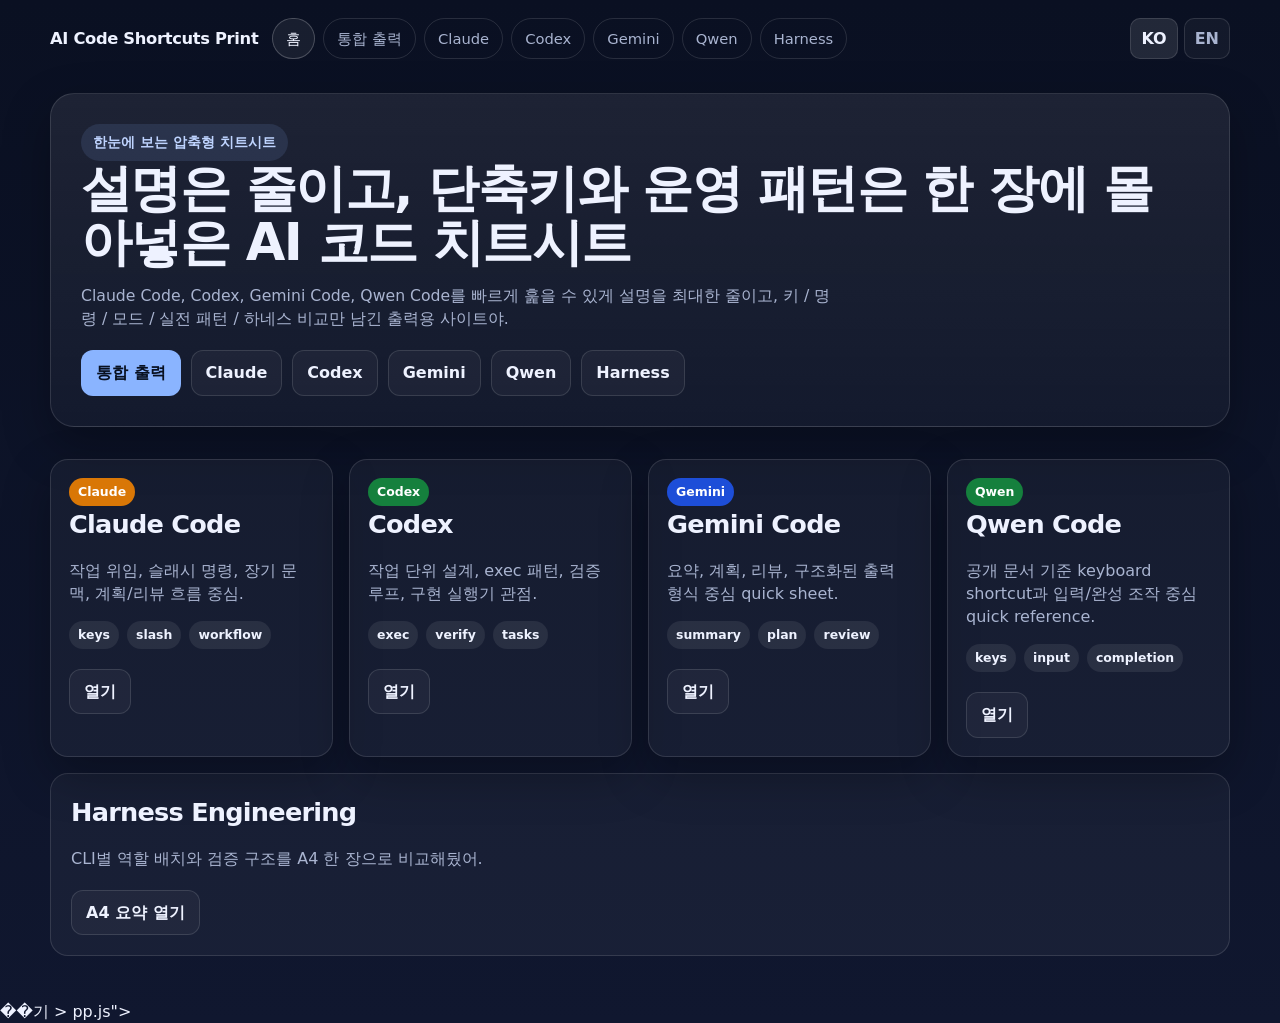
<file: index.html>
<!doctype html>
<html lang="ko" data-lang="ko">
  <head>
    <meta charset="UTF-8" />
    <meta name="viewport" content="width=device-width, initial-scale=1.0" />
    <title>AI Code Shortcuts Print</title>
    <meta name="description" content="Claude Code, Codex, Gemini Code, Qwen Code를 한눈에 훑을 수 있는 A4 출력용 치트시트 사이트." />
    <link rel="stylesheet" href="./assets/styles.css" />
  </head>
  <body>
    <header class="site-header container">
      <div class="topbar">
        <a class="brand" href="./index.html">AI Code Shortcuts Print</a>
        <nav class="nav">
          <a class="active" href="./index.html" data-ko="홈" data-en="Home">홈</a>
          <a href="./combined.html" data-ko="통합 출력" data-en="Print Pack">통합 출력</a>
          <a href="./claude-code.html">Claude</a>
          <a href="./codex.html">Codex</a>
          <a href="./gemini-code.html">Gemini</a>
          <a href="./qwen-code.html">Qwen</a>
          <a href="./harness-engineering.html">Harness</a>
        </nav>
        <div class="lang-switch">
          <button class="lang-button active" data-lang="ko" aria-pressed="true">KO</button>
          <button class="lang-button" data-lang="en" aria-pressed="false">EN</button>
        </div>
      </div>
    </header>

    <main>
      <section class="hero container">
        <div class="hero-card">
          <span class="eyebrow" data-ko="한눈에 보는 압축형 치트시트" data-en="Dense one-page cheat sheets">한눈에 보는 압축형 치트시트</span>
          <h1 data-ko="설명은 줄이고, 단축키와 운영 패턴은 한 장에 몰아넣은 AI 코드 치트시트" data-en="AI coding cheat sheets that compress shortcuts and workflow patterns into one page">설명은 줄이고, 단축키와 운영 패턴은 한 장에 몰아넣은 AI 코드 치트시트</h1>
          <p class="lead" data-ko="Claude Code, Codex, Gemini Code, Qwen Code를 빠르게 훑을 수 있게 설명을 최대한 줄이고, 키 / 명령 / 모드 / 실전 패턴 / 하네스 비교만 남긴 출력용 사이트야." data-en="A printable site for Claude Code, Codex, Gemini Code, and Qwen Code with reduced explanation and dense focus on keys, commands, modes, working patterns, and harness comparisons.">Claude Code, Codex, Gemini Code, Qwen Code를 빠르게 훑을 수 있게 설명을 최대한 줄이고, 키 / 명령 / 모드 / 실전 패턴 / 하네스 비교만 남긴 출력용 사이트야.</p>
          <div class="actions">
            <a class="button primary" href="./combined.html" data-ko="통합 출력" data-en="Print Pack">통합 출력</a>
            <a class="button secondary" href="./claude-code.html">Claude</a>
            <a class="button secondary" href="./codex.html">Codex</a>
            <a class="button secondary" href="./gemini-code.html">Gemini</a>
            <a class="button secondary" href="./qwen-code.html">Qwen</a>
            <a class="button secondary" href="./harness-engineering.html">Harness</a>
          </div>
        </div>
      </section>

      <section class="sections container">
        <div class="grid grid-4">
          <article class="tool-card">
            <span class="tool-chip claude">Claude</span>
            <h2>Claude Code</h2>
            <p data-ko="작업 위임, 슬래시 명령, 장기 문맥, 계획/리뷰 흐름 중심." data-en="Best for task delegation, slash commands, long context, and planning/review flow.">작업 위임, 슬래시 명령, 장기 문맥, 계획/리뷰 흐름 중심.</p>
            <div class="badge-row"><span class="badge">keys</span><span class="badge">slash</span><span class="badge">workflow</span></div>
            <div class="actions"><a class="button secondary" href="./claude-code.html" data-ko="열기" data-en="Open">열기</a></div>
          </article>
          <article class="tool-card">
            <span class="tool-chip codex">Codex</span>
            <h2>Codex</h2>
            <p data-ko="작업 단위 설계, exec 패턴, 검증 루프, 구현 실행기 관점." data-en="Focused on task framing, exec patterns, validation loops, and implementation execution.">작업 단위 설계, exec 패턴, 검증 루프, 구현 실행기 관점.</p>
            <div class="badge-row"><span class="badge">exec</span><span class="badge">verify</span><span class="badge">tasks</span></div>
            <div class="actions"><a class="button secondary" href="./codex.html" data-ko="열기" data-en="Open">열기</a></div>
          </article>
          <article class="tool-card">
            <span class="tool-chip gemini">Gemini</span>
            <h2>Gemini Code</h2>
            <p data-ko="요약, 계획, 리뷰, 구조화된 출력 형식 중심 quick sheet." data-en="A quick sheet focused on summary, planning, review, and structured output.">요약, 계획, 리뷰, 구조화된 출력 형식 중심 quick sheet.</p>
            <div class="badge-row"><span class="badge">summary</span><span class="badge">plan</span><span class="badge">review</span></div>
            <div class="actions"><a class="button secondary" href="./gemini-code.html" data-ko="열기" data-en="Open">열기</a></div>
          </article>
          <article class="tool-card">
            <span class="tool-chip codex">Qwen</span>
            <h2>Qwen Code</h2>
            <p data-ko="공개 문서 기준 keyboard shortcut과 입력/완성 조작 중심 quick reference." data-en="A quick reference based on public docs for keyboard shortcuts and input/completion flow.">공개 문서 기준 keyboard shortcut과 입력/완성 조작 중심 quick reference.</p>
            <div class="badge-row"><span class="badge">keys</span><span class="badge">input</span><span class="badge">completion</span></div>
            <div class="actions"><a class="button secondary" href="./qwen-code.html" data-ko="열기" data-en="Open">열기</a></div>
          </article>
        </div>

        <div class="section">
          <h2>Harness Engineering</h2>
          <p data-ko="CLI별 역할 배치와 검증 구조를 A4 한 장으로 비교해뒀어." data-en="A one-page A4 comparison of CLI roles and validation structure.">CLI별 역할 배치와 검증 구조를 A4 한 장으로 비교해뒀어.</p>
          <div class="actions"><a class="button secondary" href="./harness-engineering.html" data-ko="A4 요약 열기" data-en="Open A4 Summary">A4 요약 열기</a></div>
        </div>
      </section>
    </main>

    <script src="./assets/app.js"></script>
  </body>
</html>
��기</a></div>
        </div>
      </section>
    </main>

    <script src="./assets/app.js"></script>
  </body>
</html>
>
  </body>
</html>
pp.js"></script>
  </body>
</html>
</file>
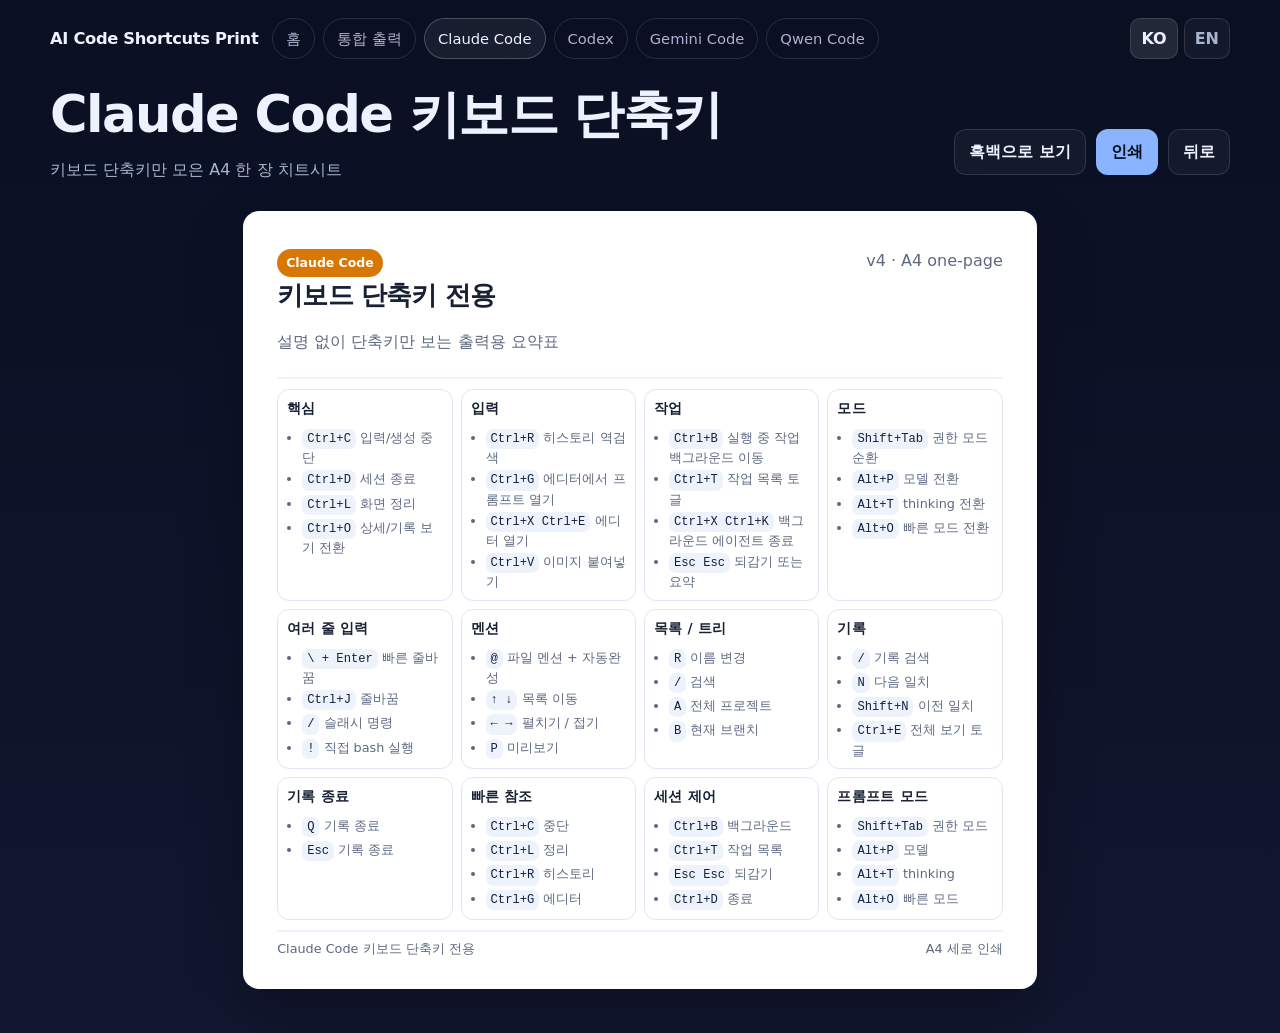
<file: claude-code.html>
<!doctype html>
<html lang="ko" data-lang="ko">
  <head><meta charset="UTF-8" /><meta name="viewport" content="width=device-width, initial-scale=1.0" /><title>Claude Code Keyboard Shortcuts</title><meta name="description" content="Claude Code 키보드 단축키만 A4 한 장으로 정리한 출력용 치트시트." /><link rel="stylesheet" href="./assets/styles.css" /></head>
  <body>
    <header class="site-header container screen-only"><div class="topbar"><a class="brand" href="./index.html">AI Code Shortcuts Print</a><nav class="nav"><a href="./index.html" data-ko="홈" data-en="Home">홈</a><a href="./combined.html" data-ko="통합 출력" data-en="Print Pack">통합 출력</a><a class="active" href="./claude-code.html">Claude Code</a><a href="./codex.html">Codex</a><a href="./gemini-code.html">Gemini Code</a><a href="./qwen-code.html">Qwen Code</a></nav><div class="lang-switch"><button class="lang-button active" data-lang="ko">KO</button><button class="lang-button" data-lang="en">EN</button></div></div></header>
    <main class="print-page-wrap container"><div class="print-toolbar screen-only"><div><h1 data-ko="Claude Code 키보드 단축키" data-en="Claude Code Keyboard Shortcuts">Claude Code 키보드 단축키</h1><p class="footer-note" data-ko="키보드 단축키만 모은 A4 한 장 치트시트" data-en="A one-page A4 cheat sheet focused only on keyboard shortcuts.">키보드 단축키만 모은 A4 한 장 치트시트</p></div><div class="toolbar-meta actions"><button class="button secondary" data-theme-toggle aria-pressed="false">흑백으로 보기</button><button class="button primary" data-print data-ko="인쇄" data-en="Print">인쇄</button><a class="button secondary" href="./index.html" data-ko="뒤로" data-en="Back">뒤로</a></div></div>
      <article class="print-page"><header class="page-header"><div><span class="tool-chip claude">Claude Code</span><h2 data-ko="키보드 단축키 전용" data-en="Keyboard Shortcuts Only">키보드 단축키 전용</h2><p data-ko="설명 없이 단축키만 보는 출력용 요약표" data-en="A print summary focused only on shortcuts.">설명 없이 단축키만 보는 출력용 요약표</p></div><div class="small-note">v4 · A4 one-page</div></header>
        <section class="cheat-grid">
          <section class="card"><h3 data-ko="핵심" data-en="Core">핵심</h3><ul><li><span class="mono">Ctrl+C</span> <span data-ko="입력/생성 중단" data-en="cancel input / generation">입력/생성 중단</span></li><li><span class="mono">Ctrl+D</span> <span data-ko="세션 종료" data-en="exit session">세션 종료</span></li><li><span class="mono">Ctrl+L</span> <span data-ko="화면 정리" data-en="clear screen">화면 정리</span></li><li><span class="mono">Ctrl+O</span> <span data-ko="상세/기록 보기 전환" data-en="toggle verbose / transcript">상세/기록 보기 전환</span></li></ul></section>
          <section class="card"><h3 data-ko="입력" data-en="Input">입력</h3><ul><li><span class="mono">Ctrl+R</span> <span data-ko="히스토리 역검색" data-en="reverse search history">히스토리 역검색</span></li><li><span class="mono">Ctrl+G</span> <span data-ko="에디터에서 프롬프트 열기" data-en="open prompt in editor">에디터에서 프롬프트 열기</span></li><li><span class="mono">Ctrl+X Ctrl+E</span> <span data-ko="에디터 열기" data-en="open in editor">에디터 열기</span></li><li><span class="mono">Ctrl+V</span> <span data-ko="이미지 붙여넣기" data-en="paste image">이미지 붙여넣기</span></li></ul></section>
          <section class="card"><h3 data-ko="작업" data-en="Tasks">작업</h3><ul><li><span class="mono">Ctrl+B</span> <span data-ko="실행 중 작업 백그라운드 이동" data-en="background running task">실행 중 작업 백그라운드 이동</span></li><li><span class="mono">Ctrl+T</span> <span data-ko="작업 목록 토글" data-en="toggle task list">작업 목록 토글</span></li><li><span class="mono">Ctrl+X Ctrl+K</span> <span data-ko="백그라운드 에이전트 종료" data-en="kill background agents">백그라운드 에이전트 종료</span></li><li><span class="mono">Esc Esc</span> <span data-ko="되감기 또는 요약" data-en="rewind or summarize">되감기 또는 요약</span></li></ul></section>
          <section class="card"><h3 data-ko="모드" data-en="Modes">모드</h3><ul><li><span class="mono">Shift+Tab</span> <span data-ko="권한 모드 순환" data-en="cycle permission modes">권한 모드 순환</span></li><li><span class="mono">Alt+P</span> <span data-ko="모델 전환" data-en="switch model">모델 전환</span></li><li><span class="mono">Alt+T</span> <span data-ko="thinking 전환" data-en="toggle thinking">thinking 전환</span></li><li><span class="mono">Alt+O</span> <span data-ko="빠른 모드 전환" data-en="toggle fast mode">빠른 모드 전환</span></li></ul></section>
          <section class="card"><h3 data-ko="여러 줄 입력" data-en="Multiline">여러 줄 입력</h3><ul><li><span class="mono">\ + Enter</span> <span data-ko="빠른 줄바꿈" data-en="newline (quick)">빠른 줄바꿈</span></li><li><span class="mono">Ctrl+J</span> <span data-ko="줄바꿈" data-en="newline">줄바꿈</span></li><li><span class="mono">/</span> <span data-ko="슬래시 명령" data-en="slash command">슬래시 명령</span></li><li><span class="mono">!</span> <span data-ko="직접 bash 실행" data-en="direct bash">직접 bash 실행</span></li></ul></section>
          <section class="card"><h3 data-ko="멘션" data-en="Mentions">멘션</h3><ul><li><span class="mono">@</span> <span data-ko="파일 멘션 + 자동완성" data-en="file mention + autocomplete">파일 멘션 + 자동완성</span></li><li><span class="mono">↑ ↓</span> <span data-ko="목록 이동" data-en="navigate list">목록 이동</span></li><li><span class="mono">← →</span> <span data-ko="펼치기 / 접기" data-en="expand / collapse">펼치기 / 접기</span></li><li><span class="mono">P</span> <span data-ko="미리보기" data-en="preview">미리보기</span></li></ul></section>
          <section class="card"><h3 data-ko="목록 / 트리" data-en="List / Tree">목록 / 트리</h3><ul><li><span class="mono">R</span> <span data-ko="이름 변경" data-en="rename">이름 변경</span></li><li><span class="mono">/</span> <span data-ko="검색" data-en="search">검색</span></li><li><span class="mono">A</span> <span data-ko="전체 프로젝트" data-en="all projects">전체 프로젝트</span></li><li><span class="mono">B</span> <span data-ko="현재 브랜치" data-en="current branch">현재 브랜치</span></li></ul></section>
          <section class="card"><h3 data-ko="기록" data-en="Transcript">기록</h3><ul><li><span class="mono">/</span> <span data-ko="기록 검색" data-en="search transcript">기록 검색</span></li><li><span class="mono">N</span> <span data-ko="다음 일치" data-en="next match">다음 일치</span></li><li><span class="mono">Shift+N</span> <span data-ko="이전 일치" data-en="previous match">이전 일치</span></li><li><span class="mono">Ctrl+E</span> <span data-ko="전체 보기 토글" data-en="toggle show all">전체 보기 토글</span></li></ul></section>
          <section class="card"><h3 data-ko="기록 종료" data-en="Transcript Exit">기록 종료</h3><ul><li><span class="mono">Q</span> <span data-ko="기록 종료" data-en="exit transcript">기록 종료</span></li><li><span class="mono">Esc</span> <span data-ko="기록 종료" data-en="exit transcript">기록 종료</span></li></ul></section>
          <section class="card"><h3 data-ko="빠른 참조" data-en="Quick Reference">빠른 참조</h3><ul><li><span class="mono">Ctrl+C</span> <span data-ko="중단" data-en="stop">중단</span></li><li><span class="mono">Ctrl+L</span> <span data-ko="정리" data-en="clear">정리</span></li><li><span class="mono">Ctrl+R</span> <span data-ko="히스토리" data-en="history">히스토리</span></li><li><span class="mono">Ctrl+G</span> <span data-ko="에디터" data-en="editor">에디터</span></li></ul></section>
          <section class="card"><h3 data-ko="세션 제어" data-en="Session Control">세션 제어</h3><ul><li><span class="mono">Ctrl+B</span> <span data-ko="백그라운드" data-en="background">백그라운드</span></li><li><span class="mono">Ctrl+T</span> <span data-ko="작업 목록" data-en="task list">작업 목록</span></li><li><span class="mono">Esc Esc</span> <span data-ko="되감기" data-en="rewind">되감기</span></li><li><span class="mono">Ctrl+D</span> <span data-ko="종료" data-en="exit">종료</span></li></ul></section>
          <section class="card"><h3 data-ko="프롬프트 모드" data-en="Prompt Mode">프롬프트 모드</h3><ul><li><span class="mono">Shift+Tab</span> <span data-ko="권한 모드" data-en="permission mode">권한 모드</span></li><li><span class="mono">Alt+P</span> <span data-ko="모델" data-en="model">모델</span></li><li><span class="mono">Alt+T</span> <span data-ko="thinking" data-en="thinking">thinking</span></li><li><span class="mono">Alt+O</span> <span data-ko="빠른 모드" data-en="fast mode">빠른 모드</span></li></ul></section>
        </section><footer class="page-footer"><span data-ko="Claude Code 키보드 단축키 전용" data-en="Claude Code keyboard shortcuts only">Claude Code 키보드 단축키 전용</span><span data-ko="A4 세로 인쇄" data-en="Print on A4 portrait">A4 세로 인쇄</span></footer></article>
    </main><script src="./assets/app.js"></script></body></html>
</file>
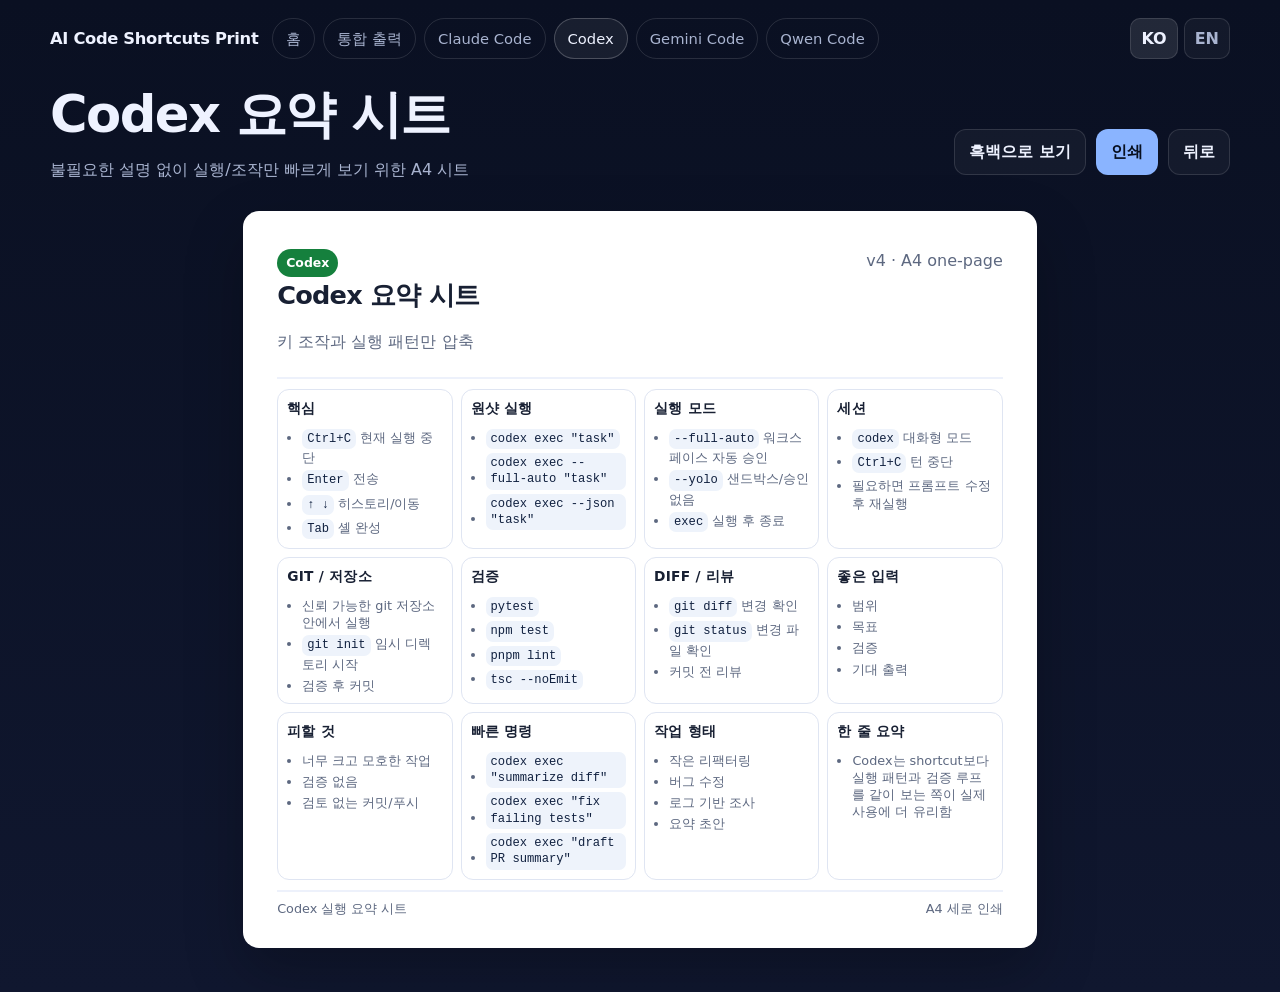
<file: codex.html>
<!doctype html>
<html lang="ko" data-lang="ko">
  <head><meta charset="UTF-8" /><meta name="viewport" content="width=device-width, initial-scale=1.0" /><title>Codex Quick Sheet</title><meta name="description" content="Codex에서 빠르게 참고할 수 있게 최소 키 조작과 실행 패턴을 A4 한 장으로 정리한 출력용 시트." /><link rel="stylesheet" href="./assets/styles.css" /></head>
  <body>
    <header class="site-header container screen-only"><div class="topbar"><a class="brand" href="./index.html">AI Code Shortcuts Print</a><nav class="nav"><a href="./index.html" data-ko="홈" data-en="Home">홈</a><a href="./combined.html" data-ko="통합 출력" data-en="Print Pack">통합 출력</a><a href="./claude-code.html">Claude Code</a><a class="active" href="./codex.html">Codex</a><a href="./gemini-code.html">Gemini Code</a><a href="./qwen-code.html">Qwen Code</a></nav><div class="lang-switch"><button class="lang-button active" data-lang="ko">KO</button><button class="lang-button" data-lang="en">EN</button></div></div></header>
    <main class="print-page-wrap container"><div class="print-toolbar screen-only"><div><h1 data-ko="Codex 요약 시트" data-en="Codex Quick Sheet">Codex 요약 시트</h1><p class="footer-note" data-ko="불필요한 설명 없이 실행/조작만 빠르게 보기 위한 A4 시트" data-en="An A4 sheet focused on execution and interaction without extra explanation.">불필요한 설명 없이 실행/조작만 빠르게 보기 위한 A4 시트</p></div><div class="toolbar-meta actions"><button class="button secondary" data-theme-toggle aria-pressed="false">흑백으로 보기</button><button class="button primary" data-print data-ko="인쇄" data-en="Print">인쇄</button><a class="button secondary" href="./index.html" data-ko="뒤로" data-en="Back">뒤로</a></div></div>
      <article class="print-page"><header class="page-header"><div><span class="tool-chip codex">Codex</span><h2 data-ko="Codex 요약 시트" data-en="Codex Quick Sheet">Codex 요약 시트</h2><p data-ko="키 조작과 실행 패턴만 압축" data-en="A compact sheet of key actions and execution patterns.">키 조작과 실행 패턴만 압축</p></div><div class="small-note">v4 · A4 one-page</div></header>
      <section class="cheat-grid">
        <section class="card"><h3 data-ko="핵심" data-en="Core">핵심</h3><ul><li><span class="mono">Ctrl+C</span> <span data-ko="현재 실행 중단" data-en="stop current run">현재 실행 중단</span></li><li><span class="mono">Enter</span> <span data-ko="전송" data-en="submit">전송</span></li><li><span class="mono">↑ ↓</span> <span data-ko="히스토리/이동" data-en="history / navigation">히스토리/이동</span></li><li><span class="mono">Tab</span> <span data-ko="셸 완성" data-en="shell completion">셸 완성</span></li></ul></section>
        <section class="card"><h3 data-ko="원샷 실행" data-en="One-shot">원샷 실행</h3><ul><li><span class="mono">codex exec "task"</span></li><li><span class="mono">codex exec --full-auto "task"</span></li><li><span class="mono">codex exec --json "task"</span></li></ul></section>
        <section class="card"><h3 data-ko="실행 모드" data-en="Run Modes">실행 모드</h3><ul><li><span class="mono">--full-auto</span> <span data-ko="워크스페이스 자동 승인" data-en="auto-approve in workspace">워크스페이스 자동 승인</span></li><li><span class="mono">--yolo</span> <span data-ko="샌드박스/승인 없음" data-en="no sandbox / no approvals">샌드박스/승인 없음</span></li><li><span class="mono">exec</span> <span data-ko="실행 후 종료" data-en="run then exit">실행 후 종료</span></li></ul></section>
        <section class="card"><h3 data-ko="세션" data-en="Session">세션</h3><ul><li><span class="mono">codex</span> <span data-ko="대화형 모드" data-en="interactive mode">대화형 모드</span></li><li><span class="mono">Ctrl+C</span> <span data-ko="턴 중단" data-en="interrupt turn">턴 중단</span></li><li data-ko="필요하면 프롬프트 수정 후 재실행" data-en="rerun with an edited prompt if needed">필요하면 프롬프트 수정 후 재실행</li></ul></section>
        <section class="card"><h3 data-ko="Git / 저장소" data-en="Git / Repo">Git / 저장소</h3><ul><li data-ko="신뢰 가능한 git 저장소 안에서 실행" data-en="run inside a trusted git repo">신뢰 가능한 git 저장소 안에서 실행</li><li><span class="mono">git init</span> <span data-ko="임시 디렉토리 시작" data-en="for scratch dir">임시 디렉토리 시작</span></li><li data-ko="검증 후 커밋" data-en="commit after validation">검증 후 커밋</li></ul></section>
        <section class="card"><h3 data-ko="검증" data-en="Validation">검증</h3><ul><li><span class="mono">pytest</span></li><li><span class="mono">npm test</span></li><li><span class="mono">pnpm lint</span></li><li><span class="mono">tsc --noEmit</span></li></ul></section>
        <section class="card"><h3 data-ko="Diff / 리뷰" data-en="Diff / Review">Diff / 리뷰</h3><ul><li><span class="mono">git diff</span> <span data-ko="변경 확인" data-en="inspect changes">변경 확인</span></li><li><span class="mono">git status</span> <span data-ko="변경 파일 확인" data-en="changed files">변경 파일 확인</span></li><li data-ko="커밋 전 리뷰" data-en="review before commit">커밋 전 리뷰</li></ul></section>
        <section class="card"><h3 data-ko="좋은 입력" data-en="Good Inputs">좋은 입력</h3><ul><li data-ko="범위" data-en="scope">범위</li><li data-ko="목표" data-en="goal">목표</li><li data-ko="검증" data-en="validation">검증</li><li data-ko="기대 출력" data-en="expected output">기대 출력</li></ul></section>
        <section class="card"><h3 data-ko="피할 것" data-en="Avoid">피할 것</h3><ul><li data-ko="너무 크고 모호한 작업" data-en="huge vague tasks">너무 크고 모호한 작업</li><li data-ko="검증 없음" data-en="no validation">검증 없음</li><li data-ko="검토 없는 커밋/푸시" data-en="blind commit / push">검토 없는 커밋/푸시</li></ul></section>
        <section class="card"><h3 data-ko="빠른 명령" data-en="Quick Commands">빠른 명령</h3><ul><li><span class="mono">codex exec "summarize diff"</span></li><li><span class="mono">codex exec "fix failing tests"</span></li><li><span class="mono">codex exec "draft PR summary"</span></li></ul></section>
        <section class="card"><h3 data-ko="작업 형태" data-en="Task Shape">작업 형태</h3><ul><li data-ko="작은 리팩터링" data-en="small refactor">작은 리팩터링</li><li data-ko="버그 수정" data-en="bug fix">버그 수정</li><li data-ko="로그 기반 조사" data-en="log-based investigation">로그 기반 조사</li><li data-ko="요약 초안" data-en="summary draft">요약 초안</li></ul></section>
        <section class="card"><h3 data-ko="한 줄 요약" data-en="One Line">한 줄 요약</h3><ul><li data-ko="Codex는 shortcut보다 실행 패턴과 검증 루프를 같이 보는 쪽이 실제 사용에 더 유리함" data-en="Codex works better when execution patterns and validation loops are considered together, not shortcuts alone.">Codex는 shortcut보다 실행 패턴과 검증 루프를 같이 보는 쪽이 실제 사용에 더 유리함</li></ul></section>
      </section><footer class="page-footer"><span data-ko="Codex 실행 요약 시트" data-en="Codex execution quick sheet">Codex 실행 요약 시트</span><span data-ko="A4 세로 인쇄" data-en="Print on A4 portrait">A4 세로 인쇄</span></footer></article>
    </main><script src="./assets/app.js"></script></body></html>
</file>
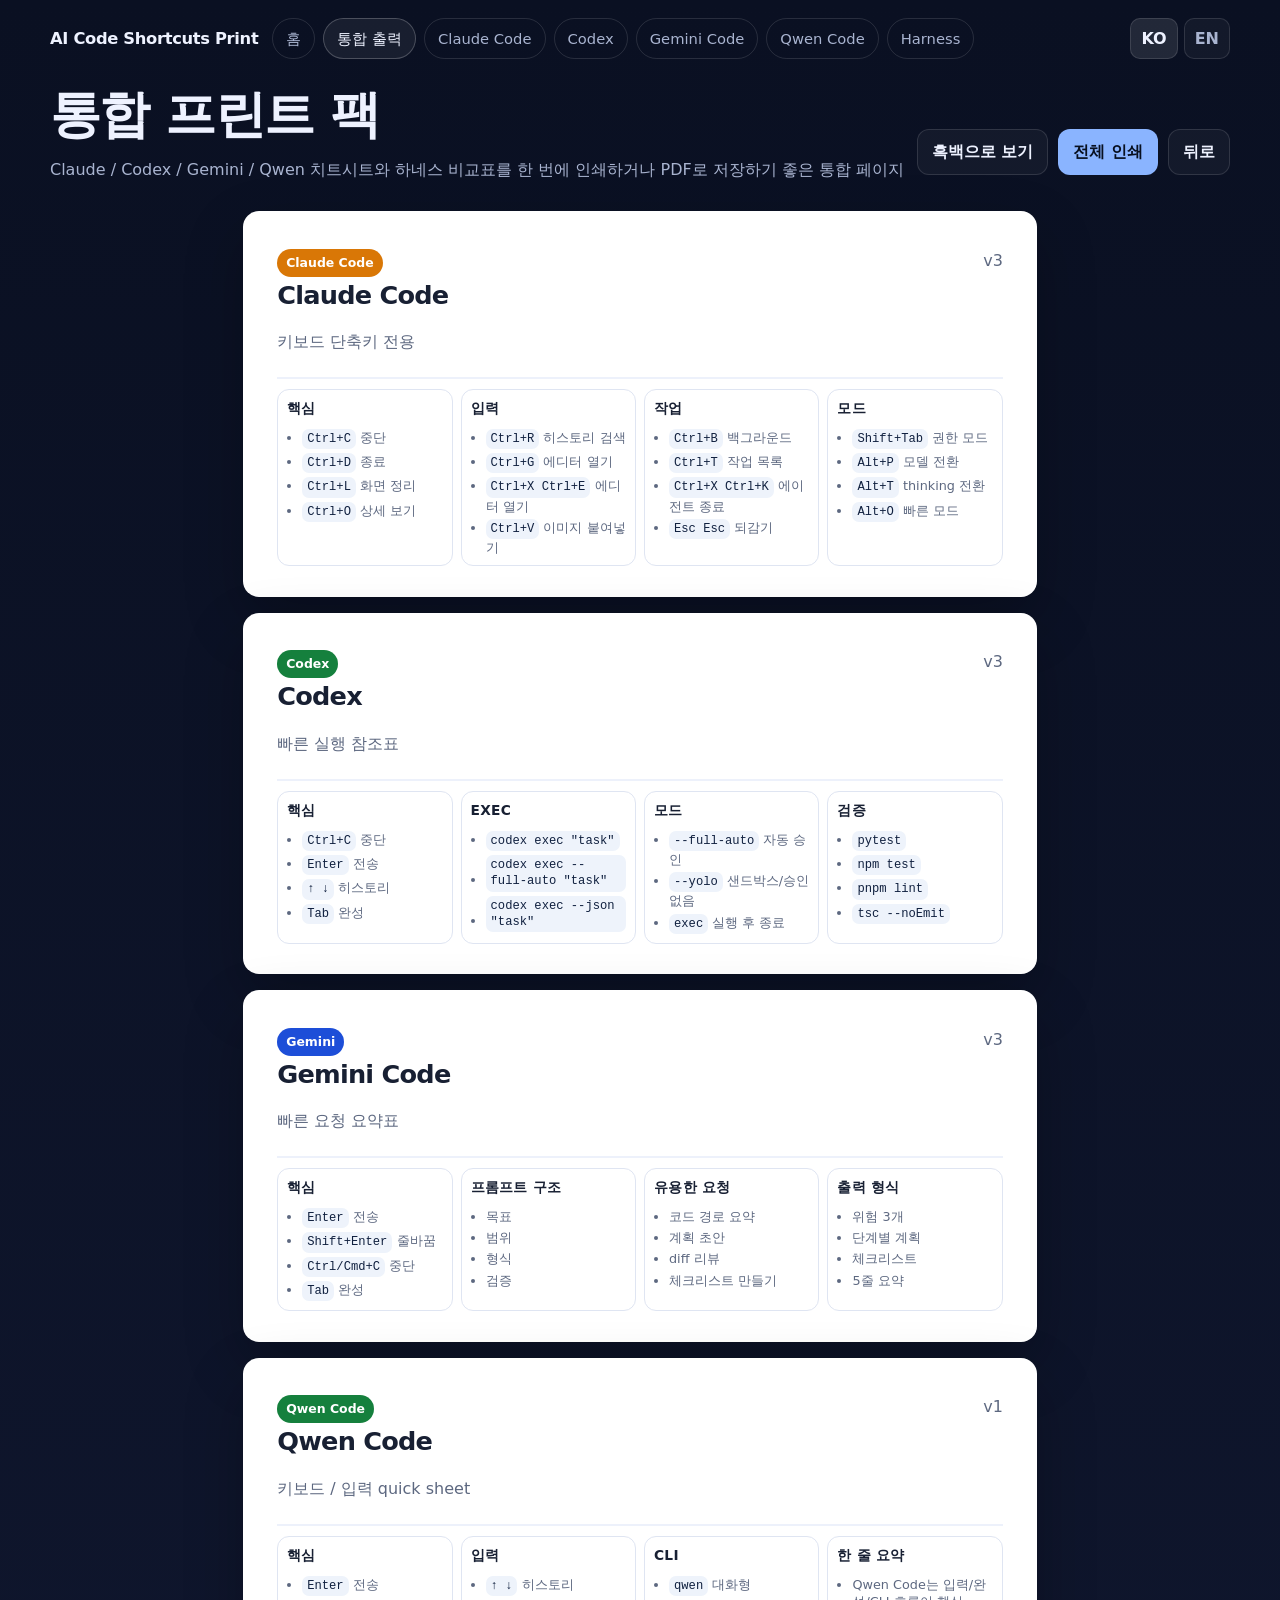
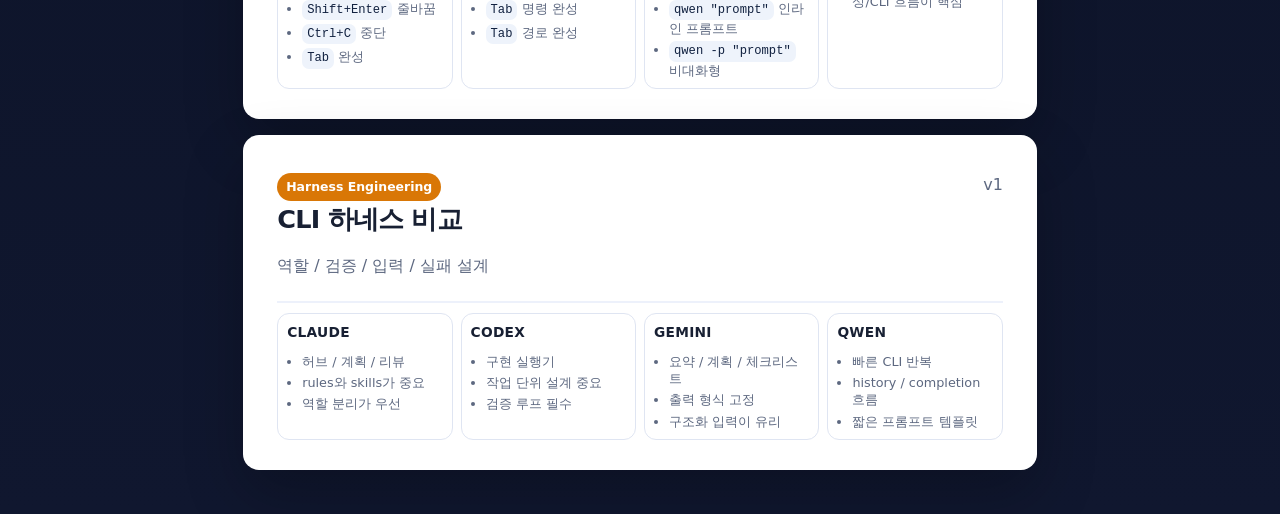
<file: combined.html>
<!doctype html>
<html lang="ko" data-lang="ko">
  <head>
    <meta charset="UTF-8" />
    <meta name="viewport" content="width=device-width, initial-scale=1.0" />
    <title>AI Code Shortcut Pack</title>
    <meta name="description" content="Claude Code, Codex, Gemini Code, Qwen Code 치트시트를 한 번에 출력할 수 있는 통합 프린트 페이지." />
    <link rel="stylesheet" href="./assets/styles.css" />
  </head>
  <body>
    <header class="site-header container screen-only">
      <div class="topbar">
        <a class="brand" href="./index.html">AI Code Shortcuts Print</a>
        <nav class="nav">
          <a href="./index.html" data-ko="홈" data-en="Home">홈</a>
          <a class="active" href="./combined.html" data-ko="통합 출력" data-en="Print Pack">통합 출력</a>
          <a href="./claude-code.html">Claude Code</a>
          <a href="./codex.html">Codex</a>
          <a href="./gemini-code.html">Gemini Code</a>
          <a href="./qwen-code.html">Qwen Code</a>
          <a href="./harness-engineering.html">Harness</a>
        </nav>
        <div class="lang-switch"><button class="lang-button active" data-lang="ko">KO</button><button class="lang-button" data-lang="en">EN</button></div>
      </div>
    </header>
    <main class="print-page-wrap container">
      <div class="print-toolbar screen-only">
        <div>
          <h1 data-ko="통합 프린트 팩" data-en="Print Pack">통합 프린트 팩</h1>
          <p class="footer-note" data-ko="Claude / Codex / Gemini / Qwen 치트시트와 하네스 비교표를 한 번에 인쇄하거나 PDF로 저장하기 좋은 통합 페이지" data-en="A combined page for printing or saving Claude / Codex / Gemini / Qwen cheat sheets and a harness comparison as PDF.">Claude / Codex / Gemini / Qwen 치트시트와 하네스 비교표를 한 번에 인쇄하거나 PDF로 저장하기 좋은 통합 페이지</p>
        </div>
        <div class="toolbar-meta actions">
          <button class="button secondary" data-theme-toggle aria-pressed="false">흑백으로 보기</button>
          <button class="button primary" data-print data-ko="전체 인쇄" data-en="Print All" data-ko-aria="전체 시트 인쇄" data-en-aria="Print all sheets">전체 인쇄</button>
          <a class="button secondary" href="./index.html" data-ko="뒤로" data-en="Back">뒤로</a>
        </div>
      </div>
      <div class="combined-stack">
        <article class="print-page"><header class="page-header"><div><span class="tool-chip claude">Claude Code</span><h2>Claude Code</h2><p data-ko="키보드 단축키 전용" data-en="Keyboard shortcuts only">키보드 단축키 전용</p></div><div class="small-note">v3</div></header><section class="cheat-grid"><section class="card"><h3 data-ko="핵심" data-en="Core">핵심</h3><ul><li><span class="mono">Ctrl+C</span> <span data-ko="중단" data-en="cancel">중단</span></li><li><span class="mono">Ctrl+D</span> <span data-ko="종료" data-en="exit">종료</span></li><li><span class="mono">Ctrl+L</span> <span data-ko="화면 정리" data-en="clear">화면 정리</span></li><li><span class="mono">Ctrl+O</span> <span data-ko="상세 보기" data-en="verbose">상세 보기</span></li></ul></section><section class="card"><h3 data-ko="입력" data-en="Input">입력</h3><ul><li><span class="mono">Ctrl+R</span> <span data-ko="히스토리 검색" data-en="history">히스토리 검색</span></li><li><span class="mono">Ctrl+G</span> <span data-ko="에디터 열기" data-en="editor">에디터 열기</span></li><li><span class="mono">Ctrl+X Ctrl+E</span> <span data-ko="에디터 열기" data-en="editor alias">에디터 열기</span></li><li><span class="mono">Ctrl+V</span> <span data-ko="이미지 붙여넣기" data-en="paste image">이미지 붙여넣기</span></li></ul></section><section class="card"><h3 data-ko="작업" data-en="Tasks">작업</h3><ul><li><span class="mono">Ctrl+B</span> <span data-ko="백그라운드" data-en="background">백그라운드</span></li><li><span class="mono">Ctrl+T</span> <span data-ko="작업 목록" data-en="task list">작업 목록</span></li><li><span class="mono">Ctrl+X Ctrl+K</span> <span data-ko="에이전트 종료" data-en="kill agents">에이전트 종료</span></li><li><span class="mono">Esc Esc</span> <span data-ko="되감기" data-en="rewind">되감기</span></li></ul></section><section class="card"><h3 data-ko="모드" data-en="Modes">모드</h3><ul><li><span class="mono">Shift+Tab</span> <span data-ko="권한 모드" data-en="permission mode">권한 모드</span></li><li><span class="mono">Alt+P</span> <span data-ko="모델 전환" data-en="model">모델 전환</span></li><li><span class="mono">Alt+T</span> <span data-ko="thinking 전환" data-en="thinking">thinking 전환</span></li><li><span class="mono">Alt+O</span> <span data-ko="빠른 모드" data-en="fast mode">빠른 모드</span></li></ul></section></section></article>
        <article class="print-page"><header class="page-header"><div><span class="tool-chip codex">Codex</span><h2>Codex</h2><p data-ko="빠른 실행 참조표" data-en="Quick reference">빠른 실행 참조표</p></div><div class="small-note">v3</div></header><section class="cheat-grid"><section class="card"><h3 data-ko="핵심" data-en="Core">핵심</h3><ul><li><span class="mono">Ctrl+C</span> <span data-ko="중단" data-en="stop">중단</span></li><li><span class="mono">Enter</span> <span data-ko="전송" data-en="submit">전송</span></li><li><span class="mono">↑ ↓</span> <span data-ko="히스토리" data-en="history">히스토리</span></li><li><span class="mono">Tab</span> <span data-ko="완성" data-en="completion">완성</span></li></ul></section><section class="card"><h3>Exec</h3><ul><li><span class="mono">codex exec "task"</span></li><li><span class="mono">codex exec --full-auto "task"</span></li><li><span class="mono">codex exec --json "task"</span></li></ul></section><section class="card"><h3 data-ko="모드" data-en="Modes">모드</h3><ul><li><span class="mono">--full-auto</span> <span data-ko="자동 승인" data-en="auto approve">자동 승인</span></li><li><span class="mono">--yolo</span> <span data-ko="샌드박스/승인 없음" data-en="no sandbox / approvals">샌드박스/승인 없음</span></li><li><span class="mono">exec</span> <span data-ko="실행 후 종료" data-en="run then exit">실행 후 종료</span></li></ul></section><section class="card"><h3 data-ko="검증" data-en="Validation">검증</h3><ul><li><span class="mono">pytest</span></li><li><span class="mono">npm test</span></li><li><span class="mono">pnpm lint</span></li><li><span class="mono">tsc --noEmit</span></li></ul></section></section></article>
        <article class="print-page"><header class="page-header"><div><span class="tool-chip gemini">Gemini</span><h2>Gemini Code</h2><p data-ko="빠른 요청 요약표" data-en="Quick request sheet">빠른 요청 요약표</p></div><div class="small-note">v3</div></header><section class="cheat-grid"><section class="card"><h3 data-ko="핵심" data-en="Core">핵심</h3><ul><li><span class="mono">Enter</span> <span data-ko="전송" data-en="submit">전송</span></li><li><span class="mono">Shift+Enter</span> <span data-ko="줄바꿈" data-en="newline">줄바꿈</span></li><li><span class="mono">Ctrl/Cmd+C</span> <span data-ko="중단" data-en="interrupt">중단</span></li><li><span class="mono">Tab</span> <span data-ko="완성" data-en="completion">완성</span></li></ul></section><section class="card"><h3 data-ko="프롬프트 구조" data-en="Prompt Shape">프롬프트 구조</h3><ul><li data-ko="목표" data-en="goal">목표</li><li data-ko="범위" data-en="scope">범위</li><li data-ko="형식" data-en="format">형식</li><li data-ko="검증" data-en="validation">검증</li></ul></section><section class="card"><h3 data-ko="유용한 요청" data-en="Useful Requests">유용한 요청</h3><ul><li data-ko="코드 경로 요약" data-en="summarize code path">코드 경로 요약</li><li data-ko="계획 초안" data-en="draft plan">계획 초안</li><li data-ko="diff 리뷰" data-en="review diff">diff 리뷰</li><li data-ko="체크리스트 만들기" data-en="make checklist">체크리스트 만들기</li></ul></section><section class="card"><h3 data-ko="출력 형식" data-en="Output">출력 형식</h3><ul><li data-ko="위험 3개" data-en="3 risks">위험 3개</li><li data-ko="단계별 계획" data-en="step plan">단계별 계획</li><li data-ko="체크리스트" data-en="checklist">체크리스트</li><li data-ko="5줄 요약" data-en="5-line summary">5줄 요약</li></ul></section></section></article>
        <article class="print-page"><header class="page-header"><div><span class="tool-chip codex">Qwen Code</span><h2>Qwen Code</h2><p data-ko="키보드 / 입력 quick sheet" data-en="Keyboard / input quick sheet">키보드 / 입력 quick sheet</p></div><div class="small-note">v1</div></header><section class="cheat-grid"><section class="card"><h3 data-ko="핵심" data-en="Core">핵심</h3><ul><li><span class="mono">Enter</span> <span data-ko="전송" data-en="submit">전송</span></li><li><span class="mono">Shift+Enter</span> <span data-ko="줄바꿈" data-en="newline">줄바꿈</span></li><li><span class="mono">Ctrl+C</span> <span data-ko="중단" data-en="interrupt">중단</span></li><li><span class="mono">Tab</span> <span data-ko="완성" data-en="completion">완성</span></li></ul></section><section class="card"><h3 data-ko="입력" data-en="Input">입력</h3><ul><li><span class="mono">↑ ↓</span> <span data-ko="히스토리" data-en="history">히스토리</span></li><li><span class="mono">Tab</span> <span data-ko="명령 완성" data-en="command completion">명령 완성</span></li><li><span class="mono">Tab</span> <span data-ko="경로 완성" data-en="file path completion">경로 완성</span></li></ul></section><section class="card"><h3>CLI</h3><ul><li><span class="mono">qwen</span> <span data-ko="대화형" data-en="interactive">대화형</span></li><li><span class="mono">qwen "prompt"</span> <span data-ko="인라인 프롬프트" data-en="inline prompt">인라인 프롬프트</span></li><li><span class="mono">qwen -p "prompt"</span> <span data-ko="비대화형" data-en="non-interactive">비대화형</span></li></ul></section><section class="card"><h3 data-ko="한 줄 요약" data-en="One Line">한 줄 요약</h3><ul><li data-ko="Qwen Code는 입력/완성/CLI 흐름이 핵심" data-en="Qwen Code is mostly about input, completion, and CLI flow.">Qwen Code는 입력/완성/CLI 흐름이 핵심</li></ul></section></section></article>
        <article class="print-page"><header class="page-header"><div><span class="tool-chip claude">Harness Engineering</span><h2 data-ko="CLI 하네스 비교" data-en="CLI Harness Comparison">CLI 하네스 비교</h2><p data-ko="역할 / 검증 / 입력 / 실패 설계" data-en="role / validation / input / failure design">역할 / 검증 / 입력 / 실패 설계</p></div><div class="small-note">v1</div></header><section class="cheat-grid"><section class="card"><h3>Claude</h3><ul><li data-ko="허브 / 계획 / 리뷰" data-en="hub / planning / review">허브 / 계획 / 리뷰</li><li data-ko="rules와 skills가 중요" data-en="rules and skills matter">rules와 skills가 중요</li><li data-ko="역할 분리가 우선" data-en="role separation first">역할 분리가 우선</li></ul></section><section class="card"><h3>Codex</h3><ul><li data-ko="구현 실행기" data-en="implementation executor">구현 실행기</li><li data-ko="작업 단위 설계 중요" data-en="task framing matters">작업 단위 설계 중요</li><li data-ko="검증 루프 필수" data-en="validation loop required">검증 루프 필수</li></ul></section><section class="card"><h3>Gemini</h3><ul><li data-ko="요약 / 계획 / 체크리스트" data-en="summary / plan / checklist">요약 / 계획 / 체크리스트</li><li data-ko="출력 형식 고정" data-en="fixed output format">출력 형식 고정</li><li data-ko="구조화 입력이 유리" data-en="structured input wins">구조화 입력이 유리</li></ul></section><section class="card"><h3>Qwen</h3><ul><li data-ko="빠른 CLI 반복" data-en="fast CLI iteration">빠른 CLI 반복</li><li data-ko="history / completion 흐름" data-en="history / completion flow">history / completion 흐름</li><li data-ko="짧은 프롬프트 템플릿" data-en="short prompt templates">짧은 프롬프트 템플릿</li></ul></section></section></article>
      </div>
    </main>
    <script src="./assets/app.js"></script>
  </body>
</html>
</file>
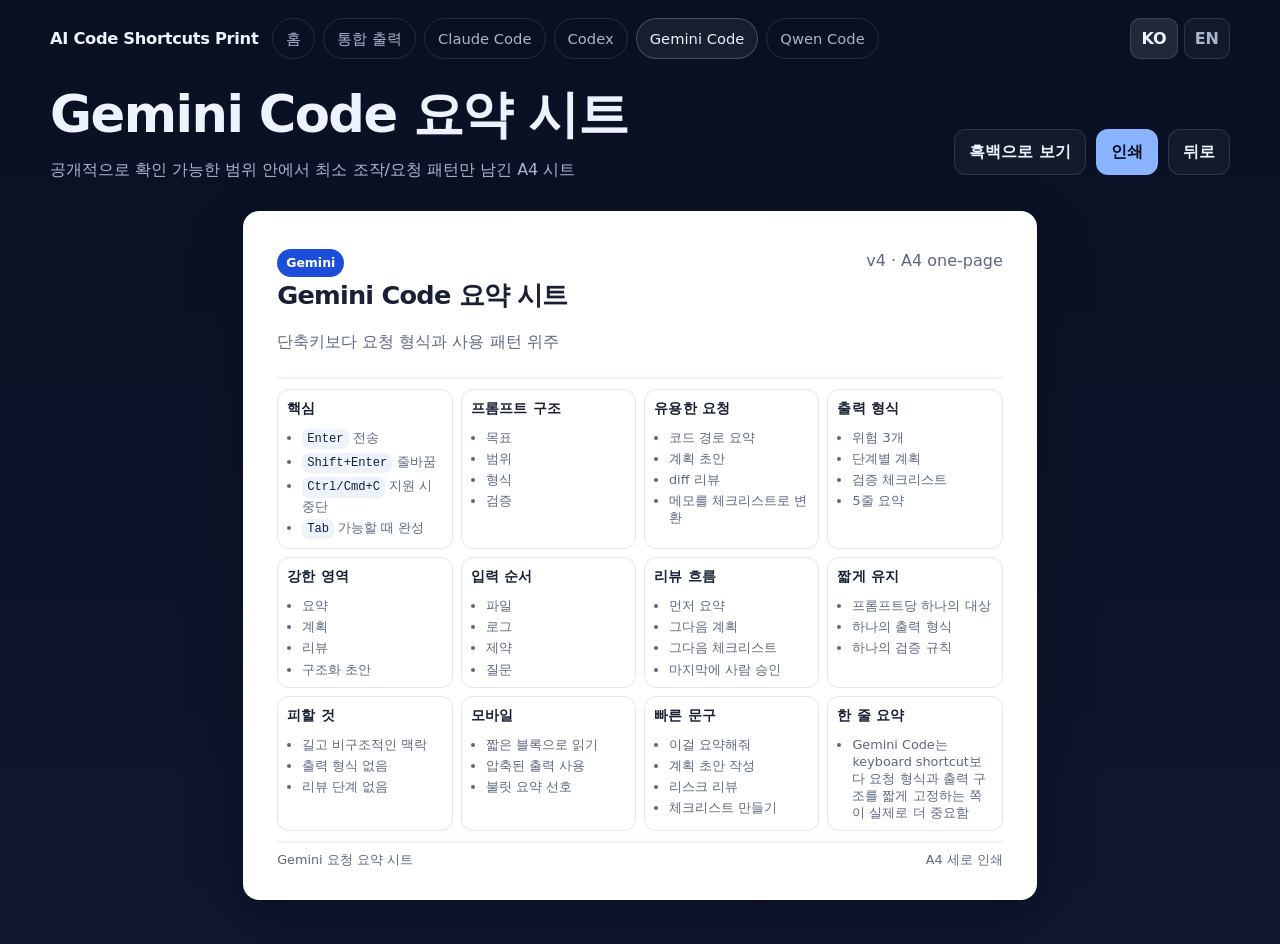
<file: gemini-code.html>
<!doctype html>
<html lang="ko" data-lang="ko">
  <head><meta charset="UTF-8" /><meta name="viewport" content="width=device-width, initial-scale=1.0" /><title>Gemini Code Quick Sheet</title><meta name="description" content="Gemini Code에서 빠르게 참고할 수 있게 최소 조작과 요청 패턴만 A4 한 장으로 정리한 출력용 시트." /><link rel="stylesheet" href="./assets/styles.css" /></head>
  <body>
    <header class="site-header container screen-only"><div class="topbar"><a class="brand" href="./index.html">AI Code Shortcuts Print</a><nav class="nav"><a href="./index.html" data-ko="홈" data-en="Home">홈</a><a href="./combined.html" data-ko="통합 출력" data-en="Print Pack">통합 출력</a><a href="./claude-code.html">Claude Code</a><a href="./codex.html">Codex</a><a class="active" href="./gemini-code.html">Gemini Code</a><a href="./qwen-code.html">Qwen Code</a></nav><div class="lang-switch"><button class="lang-button active" data-lang="ko">KO</button><button class="lang-button" data-lang="en">EN</button></div></div></header>
    <main class="print-page-wrap container"><div class="print-toolbar screen-only"><div><h1 data-ko="Gemini Code 요약 시트" data-en="Gemini Code Quick Sheet">Gemini Code 요약 시트</h1><p class="footer-note" data-ko="공개적으로 확인 가능한 범위 안에서 최소 조작/요청 패턴만 남긴 A4 시트" data-en="An A4 sheet that keeps only minimal interaction and prompt patterns from what is publicly verifiable.">공개적으로 확인 가능한 범위 안에서 최소 조작/요청 패턴만 남긴 A4 시트</p></div><div class="toolbar-meta actions"><button class="button secondary" data-theme-toggle aria-pressed="false">흑백으로 보기</button><button class="button primary" data-print data-ko="인쇄" data-en="Print">인쇄</button><a class="button secondary" href="./index.html" data-ko="뒤로" data-en="Back">뒤로</a></div></div>
      <article class="print-page"><header class="page-header"><div><span class="tool-chip gemini">Gemini</span><h2 data-ko="Gemini Code 요약 시트" data-en="Gemini Code Quick Sheet">Gemini Code 요약 시트</h2><p data-ko="단축키보다 요청 형식과 사용 패턴 위주" data-en="Focused more on prompt shape and usage patterns than on shortcuts.">단축키보다 요청 형식과 사용 패턴 위주</p></div><div class="small-note">v4 · A4 one-page</div></header>
      <section class="cheat-grid">
        <section class="card"><h3 data-ko="핵심" data-en="Core">핵심</h3><ul><li><span class="mono">Enter</span> <span data-ko="전송" data-en="submit">전송</span></li><li><span class="mono">Shift+Enter</span> <span data-ko="줄바꿈" data-en="newline">줄바꿈</span></li><li><span class="mono">Ctrl/Cmd+C</span> <span data-ko="지원 시 중단" data-en="interrupt if supported">지원 시 중단</span></li><li><span class="mono">Tab</span> <span data-ko="가능할 때 완성" data-en="completion when available">가능할 때 완성</span></li></ul></section>
        <section class="card"><h3 data-ko="프롬프트 구조" data-en="Prompt Shape">프롬프트 구조</h3><ul><li data-ko="목표" data-en="goal">목표</li><li data-ko="범위" data-en="scope">범위</li><li data-ko="형식" data-en="format">형식</li><li data-ko="검증" data-en="validation">검증</li></ul></section>
        <section class="card"><h3 data-ko="유용한 요청" data-en="Useful Requests">유용한 요청</h3><ul><li data-ko="코드 경로 요약" data-en="summarize code path">코드 경로 요약</li><li data-ko="계획 초안" data-en="draft plan">계획 초안</li><li data-ko="diff 리뷰" data-en="review diff">diff 리뷰</li><li data-ko="메모를 체크리스트로 변환" data-en="turn notes into checklist">메모를 체크리스트로 변환</li></ul></section>
        <section class="card"><h3 data-ko="출력 형식" data-en="Output Shape">출력 형식</h3><ul><li data-ko="위험 3개" data-en="3 risks">위험 3개</li><li data-ko="단계별 계획" data-en="step-by-step plan">단계별 계획</li><li data-ko="검증 체크리스트" data-en="validation checklist">검증 체크리스트</li><li data-ko="5줄 요약" data-en="5-line summary">5줄 요약</li></ul></section>
        <section class="card"><h3 data-ko="강한 영역" data-en="Strong Areas">강한 영역</h3><ul><li data-ko="요약" data-en="summary">요약</li><li data-ko="계획" data-en="plan">계획</li><li data-ko="리뷰" data-en="review">리뷰</li><li data-ko="구조화 초안" data-en="structured draft">구조화 초안</li></ul></section>
        <section class="card"><h3 data-ko="입력 순서" data-en="Input Order">입력 순서</h3><ul><li data-ko="파일" data-en="files">파일</li><li data-ko="로그" data-en="logs">로그</li><li data-ko="제약" data-en="constraints">제약</li><li data-ko="질문" data-en="question">질문</li></ul></section>
        <section class="card"><h3 data-ko="리뷰 흐름" data-en="Review Flow">리뷰 흐름</h3><ul><li data-ko="먼저 요약" data-en="summarize first">먼저 요약</li><li data-ko="그다음 계획" data-en="plan second">그다음 계획</li><li data-ko="그다음 체크리스트" data-en="checklist third">그다음 체크리스트</li><li data-ko="마지막에 사람 승인" data-en="human approval last">마지막에 사람 승인</li></ul></section>
        <section class="card"><h3 data-ko="짧게 유지" data-en="Keep Short">짧게 유지</h3><ul><li data-ko="프롬프트당 하나의 대상" data-en="one target per prompt">프롬프트당 하나의 대상</li><li data-ko="하나의 출력 형식" data-en="one output format">하나의 출력 형식</li><li data-ko="하나의 검증 규칙" data-en="one validation rule">하나의 검증 규칙</li></ul></section>
        <section class="card"><h3 data-ko="피할 것" data-en="Avoid">피할 것</h3><ul><li data-ko="길고 비구조적인 맥락" data-en="long unstructured context">길고 비구조적인 맥락</li><li data-ko="출력 형식 없음" data-en="no output format">출력 형식 없음</li><li data-ko="리뷰 단계 없음" data-en="no review step">리뷰 단계 없음</li></ul></section>
        <section class="card"><h3 data-ko="모바일" data-en="Mobile">모바일</h3><ul><li data-ko="짧은 블록으로 읽기" data-en="read in short blocks">짧은 블록으로 읽기</li><li data-ko="압축된 출력 사용" data-en="use compact outputs">압축된 출력 사용</li><li data-ko="불릿 요약 선호" data-en="prefer bullet summaries">불릿 요약 선호</li></ul></section>
        <section class="card"><h3 data-ko="빠른 문구" data-en="Quick Phrases">빠른 문구</h3><ul><li data-ko="이걸 요약해줘" data-en="summarize this">이걸 요약해줘</li><li data-ko="계획 초안 작성" data-en="draft a plan">계획 초안 작성</li><li data-ko="리스크 리뷰" data-en="review risks">리스크 리뷰</li><li data-ko="체크리스트 만들기" data-en="make checklist">체크리스트 만들기</li></ul></section>
        <section class="card"><h3 data-ko="한 줄 요약" data-en="One Line">한 줄 요약</h3><ul><li data-ko="Gemini Code는 keyboard shortcut보다 요청 형식과 출력 구조를 짧게 고정하는 쪽이 실제로 더 중요함" data-en="For Gemini Code, fixing the request shape and output structure is more important than shortcut density.">Gemini Code는 keyboard shortcut보다 요청 형식과 출력 구조를 짧게 고정하는 쪽이 실제로 더 중요함</li></ul></section>
      </section><footer class="page-footer"><span data-ko="Gemini 요청 요약 시트" data-en="Gemini request quick sheet">Gemini 요청 요약 시트</span><span data-ko="A4 세로 인쇄" data-en="Print on A4 portrait">A4 세로 인쇄</span></footer></article>
    </main><script src="./assets/app.js"></script></body></html>
</file>
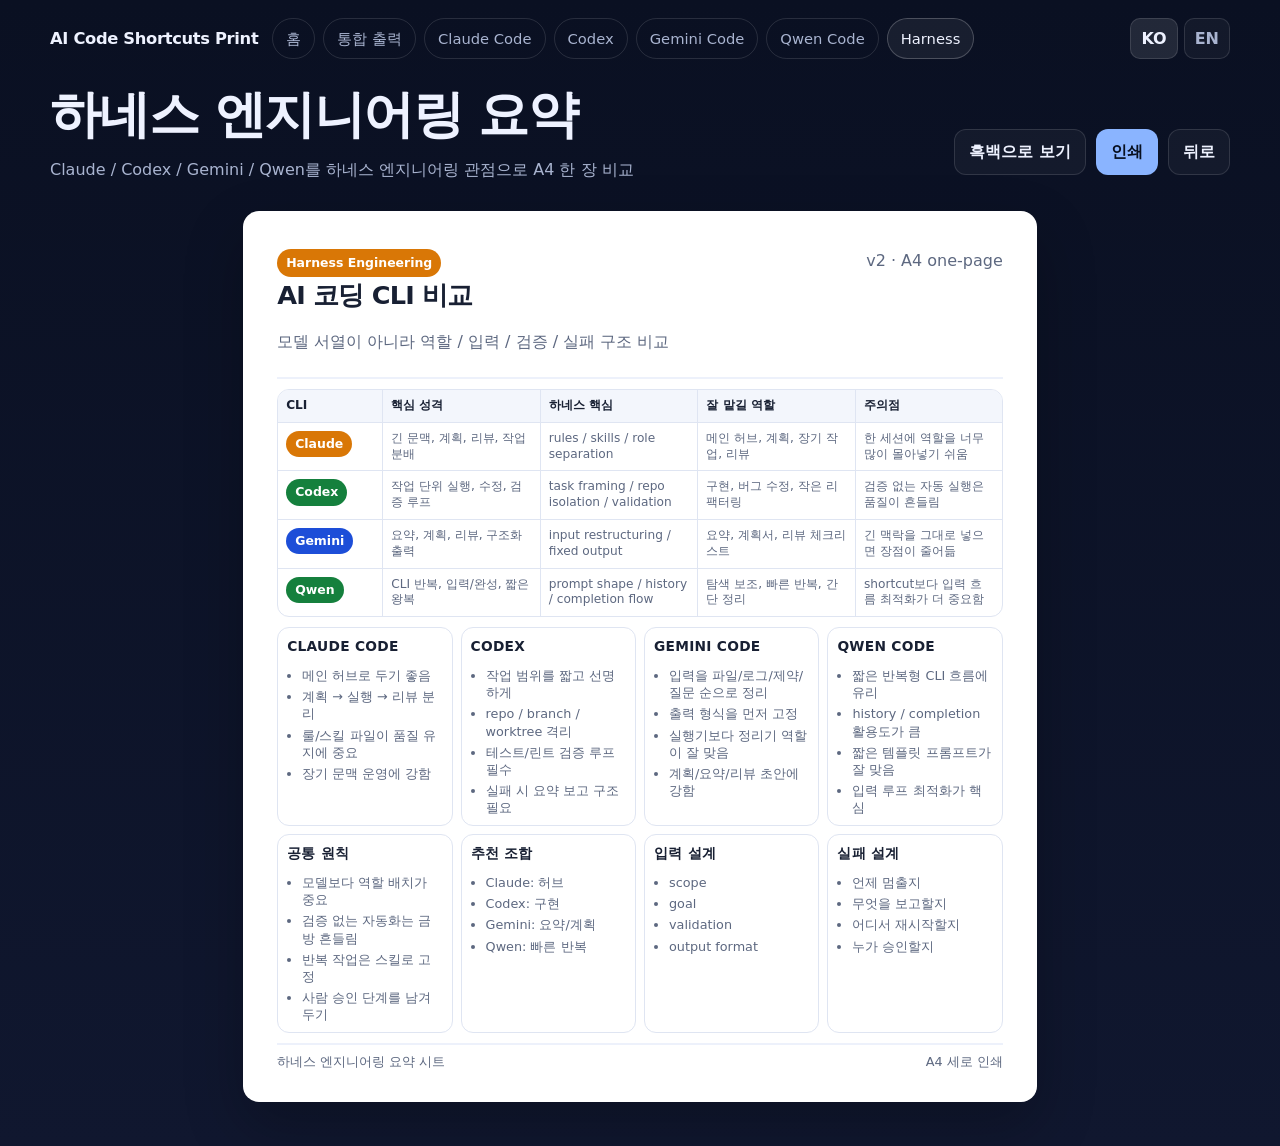
<file: harness-engineering.html>
<!doctype html>
<html lang="ko" data-lang="ko">
  <head><meta charset="UTF-8" /><meta name="viewport" content="width=device-width, initial-scale=1.0" /><title>Harness Engineering A4 Summary</title><meta name="description" content="Claude Code, Codex, Gemini Code, Qwen Code를 하네스 엔지니어링 관점으로 A4 한 장에 비교한 요약 시트." /><link rel="stylesheet" href="./assets/styles.css" /></head>
  <body>
    <header class="site-header container screen-only"><div class="topbar"><a class="brand" href="./index.html">AI Code Shortcuts Print</a><nav class="nav"><a href="./index.html" data-ko="홈" data-en="Home">홈</a><a href="./combined.html" data-ko="통합 출력" data-en="Print Pack">통합 출력</a><a href="./claude-code.html">Claude Code</a><a href="./codex.html">Codex</a><a href="./gemini-code.html">Gemini Code</a><a href="./qwen-code.html">Qwen Code</a><a class="active" href="./harness-engineering.html">Harness</a></nav><div class="lang-switch"><button class="lang-button active" data-lang="ko">KO</button><button class="lang-button" data-lang="en">EN</button></div></div></header>
    <main class="print-page-wrap container"><div class="print-toolbar screen-only"><div><h1 data-ko="하네스 엔지니어링 요약" data-en="Harness Engineering Summary">하네스 엔지니어링 요약</h1><p class="footer-note" data-ko="Claude / Codex / Gemini / Qwen를 하네스 엔지니어링 관점으로 A4 한 장 비교" data-en="A one-page A4 comparison of Claude / Codex / Gemini / Qwen from a harness-engineering perspective.">Claude / Codex / Gemini / Qwen를 하네스 엔지니어링 관점으로 A4 한 장 비교</p></div><div class="toolbar-meta actions"><button class="button secondary" data-theme-toggle aria-pressed="false">흑백으로 보기</button><button class="button primary" data-print data-ko="인쇄" data-en="Print">인쇄</button><a class="button secondary" href="./index.html" data-ko="뒤로" data-en="Back">뒤로</a></div></div>
      <article class="print-page harness-sheet"><header class="page-header"><div><span class="tool-chip claude">Harness Engineering</span><h2 data-ko="AI 코딩 CLI 비교" data-en="AI Coding CLI Comparison">AI 코딩 CLI 비교</h2><p data-ko="모델 서열이 아니라 역할 / 입력 / 검증 / 실패 구조 비교" data-en="Not a model ranking, but a comparison of role, input, validation, and failure design.">모델 서열이 아니라 역할 / 입력 / 검증 / 실패 구조 비교</p></div><div class="small-note">v2 · A4 one-page</div></header>
        <section class="matrix-table"><div class="matrix-row matrix-head"><div>CLI</div><div data-ko="핵심 성격" data-en="Core Character">핵심 성격</div><div data-ko="하네스 핵심" data-en="Harness Focus">하네스 핵심</div><div data-ko="잘 맡길 역할" data-en="Best Roles">잘 맡길 역할</div><div data-ko="주의점" data-en="Watch Out">주의점</div></div><div class="matrix-row"><div><span class="tool-chip claude">Claude</span></div><div data-ko="긴 문맥, 계획, 리뷰, 작업 분배" data-en="long context, planning, review, delegation">긴 문맥, 계획, 리뷰, 작업 분배</div><div>rules / skills / role separation</div><div data-ko="메인 허브, 계획, 장기 작업, 리뷰" data-en="main hub, planning, long tasks, review">메인 허브, 계획, 장기 작업, 리뷰</div><div data-ko="한 세션에 역할을 너무 많이 몰아넣기 쉬움" data-en="easy to overload a single session with too many roles">한 세션에 역할을 너무 많이 몰아넣기 쉬움</div></div><div class="matrix-row"><div><span class="tool-chip codex">Codex</span></div><div data-ko="작업 단위 실행, 수정, 검증 루프" data-en="task execution, edits, validation loops">작업 단위 실행, 수정, 검증 루프</div><div>task framing / repo isolation / validation</div><div data-ko="구현, 버그 수정, 작은 리팩터링" data-en="implementation, bug fixes, small refactors">구현, 버그 수정, 작은 리팩터링</div><div data-ko="검증 없는 자동 실행은 품질이 흔들림" data-en="quality slips without validation">검증 없는 자동 실행은 품질이 흔들림</div></div><div class="matrix-row"><div><span class="tool-chip gemini">Gemini</span></div><div data-ko="요약, 계획, 리뷰, 구조화 출력" data-en="summary, planning, review, structured output">요약, 계획, 리뷰, 구조화 출력</div><div>input restructuring / fixed output</div><div data-ko="요약, 계획서, 리뷰 체크리스트" data-en="summaries, plans, review checklists">요약, 계획서, 리뷰 체크리스트</div><div data-ko="긴 맥락을 그대로 넣으면 장점이 줄어듦" data-en="loses strength if long context is dumped as-is">긴 맥락을 그대로 넣으면 장점이 줄어듦</div></div><div class="matrix-row"><div><span class="tool-chip codex">Qwen</span></div><div data-ko="CLI 반복, 입력/완성, 짧은 왕복" data-en="CLI iteration, input/completion, short loops">CLI 반복, 입력/완성, 짧은 왕복</div><div>prompt shape / history / completion flow</div><div data-ko="탐색 보조, 빠른 반복, 간단 정리" data-en="exploration support, fast iteration, light summarization">탐색 보조, 빠른 반복, 간단 정리</div><div data-ko="shortcut보다 입력 흐름 최적화가 더 중요함" data-en="input flow optimization matters more than shortcut count">shortcut보다 입력 흐름 최적화가 더 중요함</div></div></section>
        <section class="cheat-grid harness-grid"><section class="card"><h3>Claude Code</h3><ul><li data-ko="메인 허브로 두기 좋음" data-en="works well as the main hub">메인 허브로 두기 좋음</li><li data-ko="계획 → 실행 → 리뷰 분리" data-en="separate plan → execute → review">계획 → 실행 → 리뷰 분리</li><li data-ko="룰/스킬 파일이 품질 유지에 중요" data-en="rules and skill files help maintain quality">룰/스킬 파일이 품질 유지에 중요</li><li data-ko="장기 문맥 운영에 강함" data-en="strong for long-context operations">장기 문맥 운영에 강함</li></ul></section><section class="card"><h3>Codex</h3><ul><li data-ko="작업 범위를 짧고 선명하게" data-en="keep task scope short and sharp">작업 범위를 짧고 선명하게</li><li data-ko="repo / branch / worktree 격리" data-en="repo / branch / worktree isolation">repo / branch / worktree 격리</li><li data-ko="테스트/린트 검증 루프 필수" data-en="test/lint validation loops are required">테스트/린트 검증 루프 필수</li><li data-ko="실패 시 요약 보고 구조 필요" data-en="needs a failure-summary reporting pattern">실패 시 요약 보고 구조 필요</li></ul></section><section class="card"><h3>Gemini Code</h3><ul><li data-ko="입력을 파일/로그/제약/질문 순으로 정리" data-en="organize input as files / logs / constraints / question">입력을 파일/로그/제약/질문 순으로 정리</li><li data-ko="출력 형식을 먼저 고정" data-en="fix the output format first">출력 형식을 먼저 고정</li><li data-ko="실행기보다 정리기 역할이 잘 맞음" data-en="often better as a summarizer than an executor">실행기보다 정리기 역할이 잘 맞음</li><li data-ko="계획/요약/리뷰 초안에 강함" data-en="strong for plans, summaries, and review drafts">계획/요약/리뷰 초안에 강함</li></ul></section><section class="card"><h3>Qwen Code</h3><ul><li data-ko="짧은 반복형 CLI 흐름에 유리" data-en="good for short iterative CLI loops">짧은 반복형 CLI 흐름에 유리</li><li data-ko="history / completion 활용도가 큼" data-en="history and completion matter a lot">history / completion 활용도가 큼</li><li data-ko="짧은 템플릿 프롬프트가 잘 맞음" data-en="short prompt templates fit well">짧은 템플릿 프롬프트가 잘 맞음</li><li data-ko="입력 루프 최적화가 핵심" data-en="input-loop optimization is the key">입력 루프 최적화가 핵심</li></ul></section><section class="card"><h3 data-ko="공통 원칙" data-en="Shared Rules">공통 원칙</h3><ul><li data-ko="모델보다 역할 배치가 중요" data-en="role assignment matters more than model ranking">모델보다 역할 배치가 중요</li><li data-ko="검증 없는 자동화는 금방 흔들림" data-en="automation without validation gets unstable fast">검증 없는 자동화는 금방 흔들림</li><li data-ko="반복 작업은 스킬로 고정" data-en="freeze repeated work into skills">반복 작업은 스킬로 고정</li><li data-ko="사람 승인 단계를 남겨두기" data-en="leave a human approval step">사람 승인 단계를 남겨두기</li></ul></section><section class="card"><h3 data-ko="추천 조합" data-en="Suggested Split">추천 조합</h3><ul><li data-ko="Claude: 허브" data-en="Claude: hub">Claude: 허브</li><li data-ko="Codex: 구현" data-en="Codex: implementation">Codex: 구현</li><li data-ko="Gemini: 요약/계획" data-en="Gemini: summary / planning">Gemini: 요약/계획</li><li data-ko="Qwen: 빠른 반복" data-en="Qwen: fast iteration">Qwen: 빠른 반복</li></ul></section><section class="card"><h3 data-ko="입력 설계" data-en="Input Design">입력 설계</h3><ul><li>scope</li><li>goal</li><li>validation</li><li>output format</li></ul></section><section class="card"><h3 data-ko="실패 설계" data-en="Failure Design">실패 설계</h3><ul><li data-ko="언제 멈출지" data-en="when to stop">언제 멈출지</li><li data-ko="무엇을 보고할지" data-en="what to report">무엇을 보고할지</li><li data-ko="어디서 재시작할지" data-en="where to restart">어디서 재시작할지</li><li data-ko="누가 승인할지" data-en="who approves">누가 승인할지</li></ul></section></section>
        <footer class="page-footer"><span data-ko="하네스 엔지니어링 요약 시트" data-en="Harness engineering quick sheet">하네스 엔지니어링 요약 시트</span><span data-ko="A4 세로 인쇄" data-en="Print on A4 portrait">A4 세로 인쇄</span></footer></article>
    </main><script src="./assets/app.js"></script></body></html>
</file>
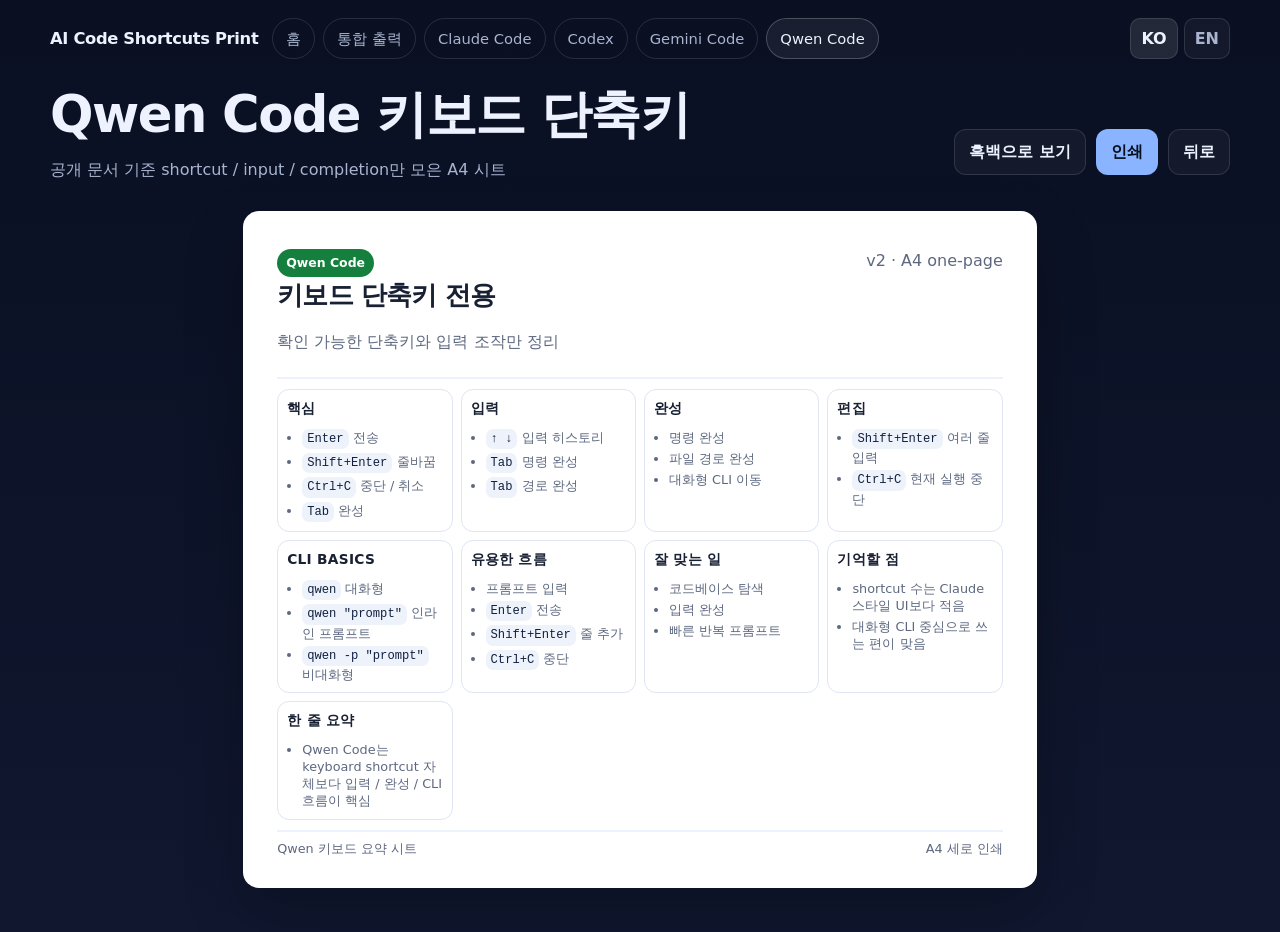
<file: qwen-code.html>
<!doctype html>
<html lang="ko" data-lang="ko">
  <head><meta charset="UTF-8" /><meta name="viewport" content="width=device-width, initial-scale=1.0" /><title>Qwen Code Keyboard Shortcuts</title><meta name="description" content="Qwen Code 공개 문서 기준 keyboard shortcuts와 입력/완성 조작을 A4 한 장으로 정리한 시트." /><link rel="stylesheet" href="./assets/styles.css" /></head>
  <body>
    <header class="site-header container screen-only"><div class="topbar"><a class="brand" href="./index.html">AI Code Shortcuts Print</a><nav class="nav"><a href="./index.html" data-ko="홈" data-en="Home">홈</a><a href="./combined.html" data-ko="통합 출력" data-en="Print Pack">통합 출력</a><a href="./claude-code.html">Claude Code</a><a href="./codex.html">Codex</a><a href="./gemini-code.html">Gemini Code</a><a class="active" href="./qwen-code.html">Qwen Code</a></nav><div class="lang-switch"><button class="lang-button active" data-lang="ko">KO</button><button class="lang-button" data-lang="en">EN</button></div></div></header>
    <main class="print-page-wrap container"><div class="print-toolbar screen-only"><div><h1 data-ko="Qwen Code 키보드 단축키" data-en="Qwen Code Keyboard Shortcuts">Qwen Code 키보드 단축키</h1><p class="footer-note" data-ko="공개 문서 기준 shortcut / input / completion만 모은 A4 시트" data-en="An A4 sheet focused only on shortcuts, input, and completion from public documentation.">공개 문서 기준 shortcut / input / completion만 모은 A4 시트</p></div><div class="toolbar-meta actions"><button class="button secondary" data-theme-toggle aria-pressed="false">흑백으로 보기</button><button class="button primary" data-print data-ko="인쇄" data-en="Print">인쇄</button><a class="button secondary" href="./index.html" data-ko="뒤로" data-en="Back">뒤로</a></div></div>
      <article class="print-page"><header class="page-header"><div><span class="tool-chip codex">Qwen Code</span><h2 data-ko="키보드 단축키 전용" data-en="Keyboard Shortcuts Only">키보드 단축키 전용</h2><p data-ko="확인 가능한 단축키와 입력 조작만 정리" data-en="Focused on verified shortcuts and input actions only.">확인 가능한 단축키와 입력 조작만 정리</p></div><div class="small-note">v2 · A4 one-page</div></header>
      <section class="cheat-grid">
        <section class="card"><h3 data-ko="핵심" data-en="Core">핵심</h3><ul><li><span class="mono">Enter</span> <span data-ko="전송" data-en="submit">전송</span></li><li><span class="mono">Shift+Enter</span> <span data-ko="줄바꿈" data-en="newline">줄바꿈</span></li><li><span class="mono">Ctrl+C</span> <span data-ko="중단 / 취소" data-en="interrupt / cancel">중단 / 취소</span></li><li><span class="mono">Tab</span> <span data-ko="완성" data-en="completion">완성</span></li></ul></section>
        <section class="card"><h3 data-ko="입력" data-en="Input">입력</h3><ul><li><span class="mono">↑ ↓</span> <span data-ko="입력 히스토리" data-en="input history">입력 히스토리</span></li><li><span class="mono">Tab</span> <span data-ko="명령 완성" data-en="command completion">명령 완성</span></li><li><span class="mono">Tab</span> <span data-ko="경로 완성" data-en="file path completion">경로 완성</span></li></ul></section>
        <section class="card"><h3 data-ko="완성" data-en="Completion">완성</h3><ul><li data-ko="명령 완성" data-en="command completion">명령 완성</li><li data-ko="파일 경로 완성" data-en="file path completion">파일 경로 완성</li><li data-ko="대화형 CLI 이동" data-en="interactive CLI navigation">대화형 CLI 이동</li></ul></section>
        <section class="card"><h3 data-ko="편집" data-en="Editing">편집</h3><ul><li><span class="mono">Shift+Enter</span> <span data-ko="여러 줄 입력" data-en="multiline input">여러 줄 입력</span></li><li><span class="mono">Ctrl+C</span> <span data-ko="현재 실행 중단" data-en="stop current run">현재 실행 중단</span></li></ul></section>
        <section class="card"><h3>CLI Basics</h3><ul><li><span class="mono">qwen</span> <span data-ko="대화형" data-en="interactive">대화형</span></li><li><span class="mono">qwen "prompt"</span> <span data-ko="인라인 프롬프트" data-en="inline prompt">인라인 프롬프트</span></li><li><span class="mono">qwen -p "prompt"</span> <span data-ko="비대화형" data-en="non-interactive">비대화형</span></li></ul></section>
        <section class="card"><h3 data-ko="유용한 흐름" data-en="Useful Flow">유용한 흐름</h3><ul><li data-ko="프롬프트 입력" data-en="type prompt">프롬프트 입력</li><li><span class="mono">Enter</span> <span data-ko="전송" data-en="submit">전송</span></li><li><span class="mono">Shift+Enter</span> <span data-ko="줄 추가" data-en="add line">줄 추가</span></li><li><span class="mono">Ctrl+C</span> <span data-ko="중단" data-en="stop">중단</span></li></ul></section>
        <section class="card"><h3 data-ko="잘 맞는 일" data-en="Works Best For">잘 맞는 일</h3><ul><li data-ko="코드베이스 탐색" data-en="codebase exploration">코드베이스 탐색</li><li data-ko="입력 완성" data-en="input completion">입력 완성</li><li data-ko="빠른 반복 프롬프트" data-en="quick iterative prompts">빠른 반복 프롬프트</li></ul></section>
        <section class="card"><h3 data-ko="기억할 점" data-en="Keep In Mind">기억할 점</h3><ul><li data-ko="shortcut 수는 Claude 스타일 UI보다 적음" data-en="the shortcut set is smaller than a Claude-style UI">shortcut 수는 Claude 스타일 UI보다 적음</li><li data-ko="대화형 CLI 중심으로 쓰는 편이 맞음" data-en="best used mainly as an interactive CLI">대화형 CLI 중심으로 쓰는 편이 맞음</li></ul></section>
        <section class="card"><h3 data-ko="한 줄 요약" data-en="One Line">한 줄 요약</h3><ul><li data-ko="Qwen Code는 keyboard shortcut 자체보다 입력 / 완성 / CLI 흐름이 핵심" data-en="Qwen Code is more about input, completion, and CLI flow than shortcut volume.">Qwen Code는 keyboard shortcut 자체보다 입력 / 완성 / CLI 흐름이 핵심</li></ul></section>
      </section><footer class="page-footer"><span data-ko="Qwen 키보드 요약 시트" data-en="Qwen keyboard quick sheet">Qwen 키보드 요약 시트</span><span data-ko="A4 세로 인쇄" data-en="Print on A4 portrait">A4 세로 인쇄</span></footer></article>
    </main><script src="./assets/app.js"></script></body></html>
</file>
<file: assets/styles.css>
:root {
  --bg: #0b1020;
  --text: #eef2ff;
  --muted: #a9b4d0;
  --border: rgba(255,255,255,0.12);
  --accent: #8ab4ff;
  --shadow: 0 18px 48px rgba(0,0,0,0.28);
  --radius: 18px;
  --paper-bg: #ffffff;
  --paper-text: #182033;
  --paper-muted: #5d6880;
  --paper-border: #dfe5f2;
  --chip-claude: #d97706;
  --chip-codex: #15803d;
  --chip-gemini: #1d4ed8;
  --mono-bg: #eef3fb;
  --mono-text: #10203f;
}

:root.mono-mode {
  --accent: #b9c2d3;
  --chip-claude: #6b7280;
  --chip-codex: #4b5563;
  --chip-gemini: #374151;
  --paper-border: #d3d9e3;
  --mono-bg: #eceff4;
  --mono-text: #222b39;
}

* { box-sizing: border-box; }
html { font-size: 16px; }
body {
  margin: 0;
  font-family: Inter, Pretendard, system-ui, -apple-system, BlinkMacSystemFont, "Segoe UI", sans-serif;
  background: linear-gradient(180deg, #0a1022 0%, #10172f 100%);
  color: var(--text);
  line-height: 1.45;
}

a { color: inherit; text-decoration: none; }
button { font: inherit; }
.container { width: min(1180px, calc(100% - 28px)); margin: 0 auto; }
.site-header { padding: 18px 0 10px; }
.topbar { display: flex; align-items: center; justify-content: space-between; gap: 14px; }
.brand { font-size: 1.02rem; font-weight: 800; letter-spacing: -0.02em; }
.nav { display: flex; flex-wrap: wrap; gap: 8px; }
.nav a {
  padding: 9px 13px;
  border: 1px solid var(--border);
  border-radius: 999px;
  color: var(--muted);
  font-size: 0.92rem;
}
.nav a:hover, .nav a.active {
  color: var(--text);
  border-color: rgba(255,255,255,0.22);
  background: rgba(255,255,255,0.06);
}

.hero { padding: 24px 0 24px; }
.hero-card {
  background: linear-gradient(180deg, rgba(255,255,255,0.08), rgba(255,255,255,0.03));
  border: 1px solid var(--border);
  border-radius: 24px;
  box-shadow: var(--shadow);
  padding: 30px;
}
.eyebrow {
  display: inline-flex;
  gap: 8px;
  align-items: center;
  padding: 8px 12px;
  border-radius: 999px;
  background: rgba(138,180,255,0.12);
  color: #bfd4ff;
  font-size: 0.88rem;
  font-weight: 700;
}

h1, h2, h3 { letter-spacing: -0.03em; margin: 0 0 10px; }
h1 { font-size: clamp(1.9rem, 4vw, 3.2rem); line-height: 1.06; }
h2 { font-size: clamp(1.18rem, 2vw, 1.6rem); }
h3 { font-size: 0.86rem; text-transform: uppercase; letter-spacing: 0.02em; }
.lead { color: var(--muted); max-width: 760px; font-size: 0.98rem; }
.actions { display: flex; flex-wrap: wrap; gap: 10px; margin-top: 20px; }
.button {
  display: inline-flex;
  align-items: center;
  justify-content: center;
  gap: 8px;
  padding: 10px 14px;
  border-radius: 12px;
  border: 1px solid transparent;
  font-weight: 700;
  cursor: pointer;
}
.button.primary { background: var(--accent); color: #081020; }
.button.secondary { border-color: var(--border); color: var(--text); background: rgba(255,255,255,0.04); }

.lang-switch { display: inline-flex; gap: 6px; margin-left: auto; }
.lang-button {
  padding: 8px 10px;
  border-radius: 10px;
  border: 1px solid var(--border);
  background: rgba(255,255,255,0.04);
  color: var(--muted);
  cursor: pointer;
  font-weight: 700;
}
.lang-button.active {
  color: var(--text);
  background: rgba(255,255,255,0.1);
}

.grid { display: grid; grid-template-columns: repeat(3, minmax(0, 1fr)); gap: 16px; }
.grid-4 { grid-template-columns: repeat(4, minmax(0, 1fr)); }
.tool-card {
  background: rgba(255,255,255,0.04);
  border: 1px solid var(--border);
  border-radius: var(--radius);
  padding: 18px;
  box-shadow: var(--shadow);
}
.tool-card p, .section p, .footer-note { color: var(--muted); }
.badge-row { display: flex; flex-wrap: wrap; gap: 8px; margin-top: 8px; }
.badge {
  display: inline-block;
  padding: 5px 9px;
  border-radius: 999px;
  background: rgba(255,255,255,0.08);
  color: var(--text);
  font-size: 0.78rem;
  font-weight: 700;
}
.sections { padding: 8px 0 44px; }
.section {
  margin-top: 16px;
  background: rgba(255,255,255,0.04);
  border: 1px solid var(--border);
  border-radius: var(--radius);
  padding: 20px;
}

.print-page-wrap { padding: 18px 0 44px; }
.print-toolbar {
  display: flex;
  flex-wrap: wrap;
  justify-content: space-between;
  gap: 12px;
  margin-bottom: 14px;
}
.toolbar-meta { display: flex; flex-wrap: wrap; align-items: center; gap: 10px; }
.print-page {
  width: min(210mm, 100%);
  margin: 0 auto;
  background: var(--paper-bg);
  color: var(--paper-text);
  border-radius: 16px;
  box-shadow: 0 24px 60px rgba(0,0,0,0.24);
  padding: 10mm 9mm 8mm;
}
.page-header {
  display: flex;
  justify-content: space-between;
  gap: 12px;
  align-items: flex-start;
  border-bottom: 2px solid #edf1fb;
  padding-bottom: 8px;
  margin-bottom: 10px;
}
.page-header p, .page-footer, .small-note, .sheet-subtitle { color: var(--paper-muted); }
.tool-chip {
  display: inline-flex;
  align-items: center;
  padding: 5px 9px;
  border-radius: 999px;
  font-size: 0.78rem;
  font-weight: 800;
  color: white;
}
.claude { background: var(--chip-claude); }
.codex { background: var(--chip-codex); }
.gemini { background: var(--chip-gemini); }

.cheat-grid {
  display: grid;
  grid-template-columns: repeat(4, minmax(0, 1fr));
  gap: 8px;
}
.card {
  border: 1px solid var(--paper-border);
  border-radius: 12px;
  padding: 9px;
  background: rgba(255,255,255,0.82);
  break-inside: avoid;
}
.card ul { margin: 0; padding-left: 15px; }
.card li { font-size: 0.8rem; line-height: 1.34; color: var(--paper-muted); }
.card li + li { margin-top: 4px; }
.mono {
  display: inline-block;
  font-family: ui-monospace, SFMono-Regular, Menlo, Monaco, Consolas, monospace;
  background: var(--mono-bg);
  color: var(--mono-text);
  border-radius: 7px;
  padding: 2px 5px;
  font-size: 0.76rem;
}
.page-footer {
  margin-top: 10px;
  display: flex;
  justify-content: space-between;
  gap: 10px;
  border-top: 2px solid #edf1fb;
  padding-top: 8px;
  font-size: 0.8rem;
}
.combined-stack { display: grid; gap: 16px; }

.matrix-table {
  display: grid;
  gap: 0;
  border: 1px solid var(--paper-border);
  border-radius: 12px;
  overflow: hidden;
  margin-bottom: 10px;
}
.matrix-row {
  display: grid;
  grid-template-columns: 0.9fr 1.35fr 1.35fr 1.35fr 1.25fr;
}
.matrix-row > div {
  padding: 8px;
  border-right: 1px solid var(--paper-border);
  border-bottom: 1px solid var(--paper-border);
  font-size: 0.76rem;
  line-height: 1.3;
  color: var(--paper-muted);
}
.matrix-row > div:last-child { border-right: 0; }
.matrix-table .matrix-row:last-child > div { border-bottom: 0; }
.matrix-head > div {
  background: #f3f6fc;
  color: var(--paper-text);
  font-weight: 800;
}
.harness-grid { margin-top: 8px; }

@media (max-width: 1080px) {
  .grid, .grid-4 { grid-template-columns: 1fr; }
  .cheat-grid { grid-template-columns: repeat(3, minmax(0, 1fr)); }
  .matrix-row { grid-template-columns: 1fr; }
}

@media (max-width: 820px) {
  .topbar { flex-direction: column; align-items: flex-start; }
  .lang-switch { margin-left: 0; }
  .cheat-grid { grid-template-columns: repeat(2, minmax(0, 1fr)); }
  .print-page { padding: 20px 16px 16px; }
}

@media (max-width: 560px) {
  .cheat-grid { grid-template-columns: 1fr; }
  .page-header { flex-direction: column; }
  .hero-card { padding: 24px; }
}

@media print {
  @page { size: A4 portrait; margin: 6mm; }
  body { background: #fff; color: #000; }
  .site-header, .print-toolbar, .hero, .sections, .nav, .footer-note, .screen-only { display: none !important; }
  .print-page-wrap { padding: 0; }
  .print-page { width: 100%; box-shadow: none; border-radius: 0; margin: 0; padding: 3mm 2mm 2mm; }
  .combined-stack { gap: 6mm; }
  h2 { font-size: 1.05rem; }
  h3 { font-size: 0.74rem; }
  .card { padding: 6px; }
  .card li, .page-header p, .page-footer, .small-note, .sheet-subtitle { font-size: 0.68rem; line-height: 1.22; }
  .cheat-grid { gap: 4px; grid-template-columns: repeat(4, minmax(0, 1fr)); }
  .tool-chip { border: 1px solid rgba(0,0,0,0.16); }
  .matrix-row { grid-template-columns: 0.9fr 1.35fr 1.35fr 1.35fr 1.25fr; }
  .matrix-row > div { font-size: 0.62rem; padding: 5px; }
}
</file>
